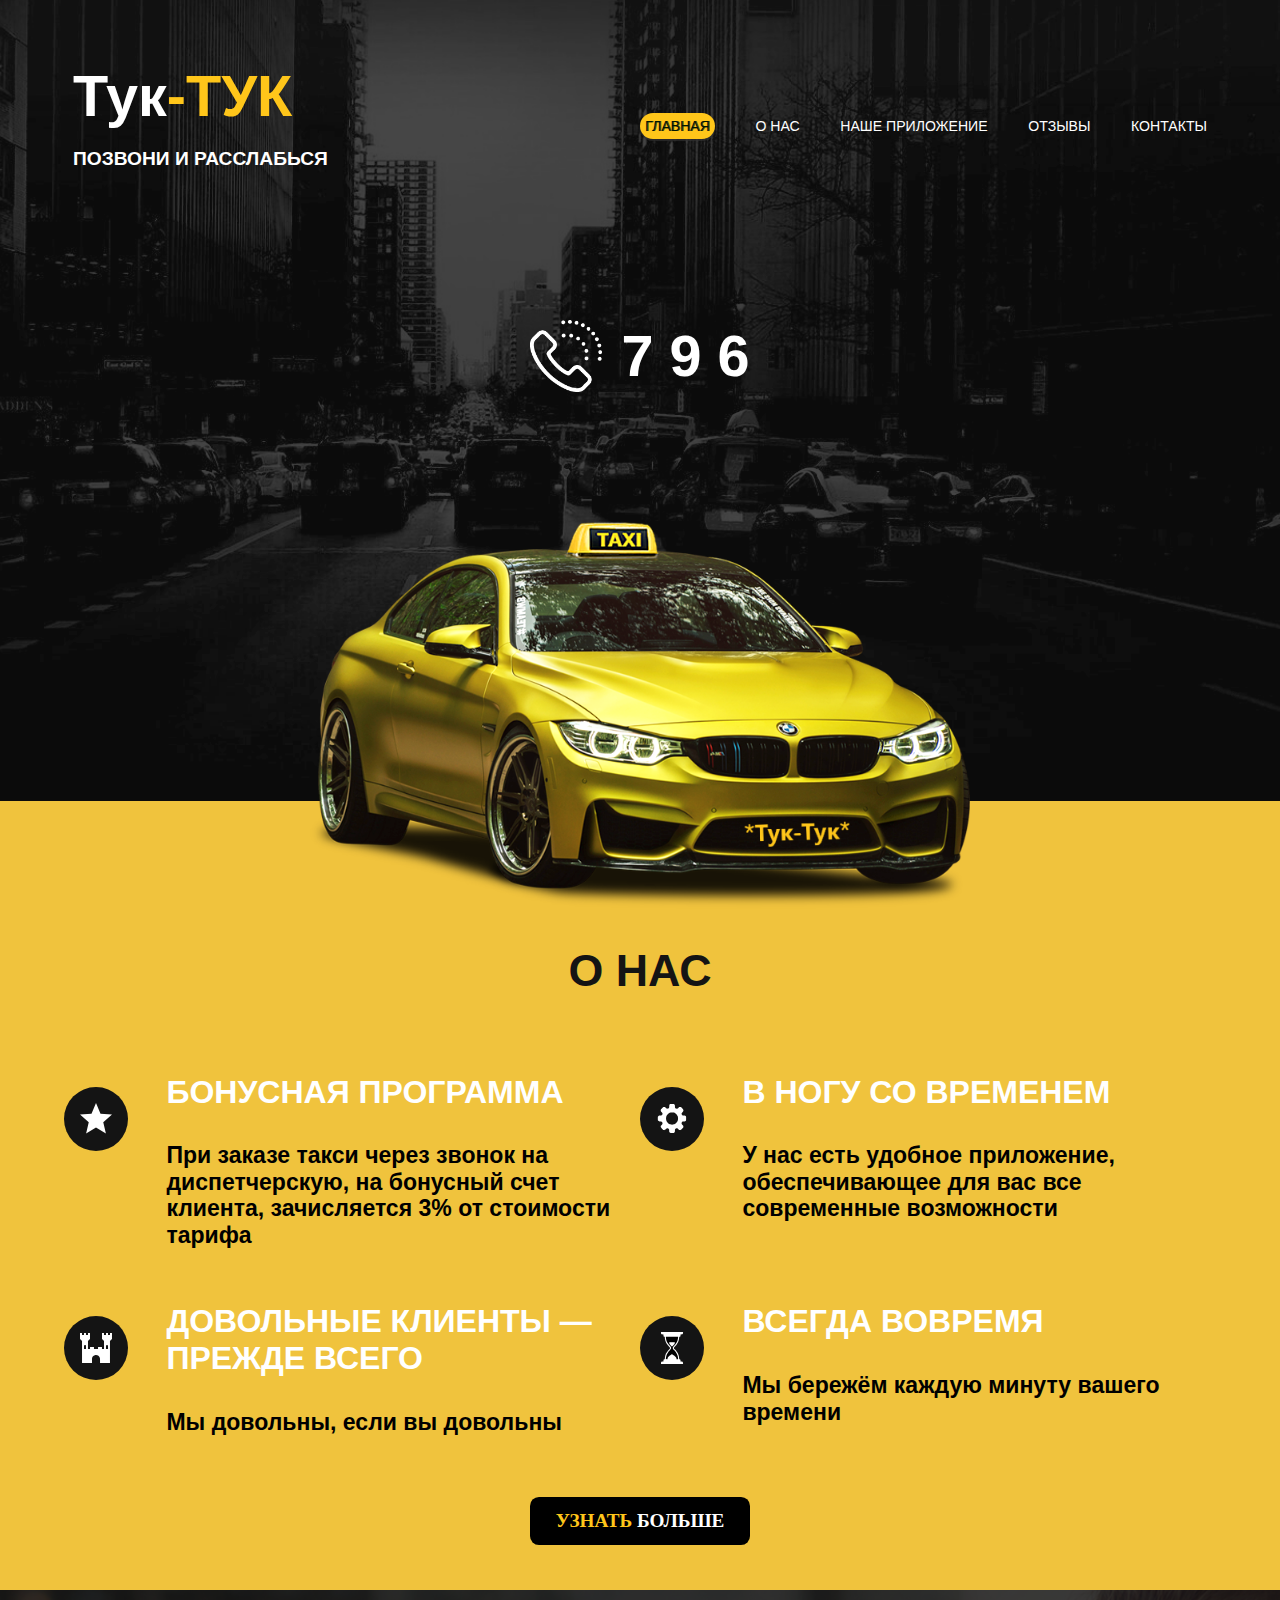
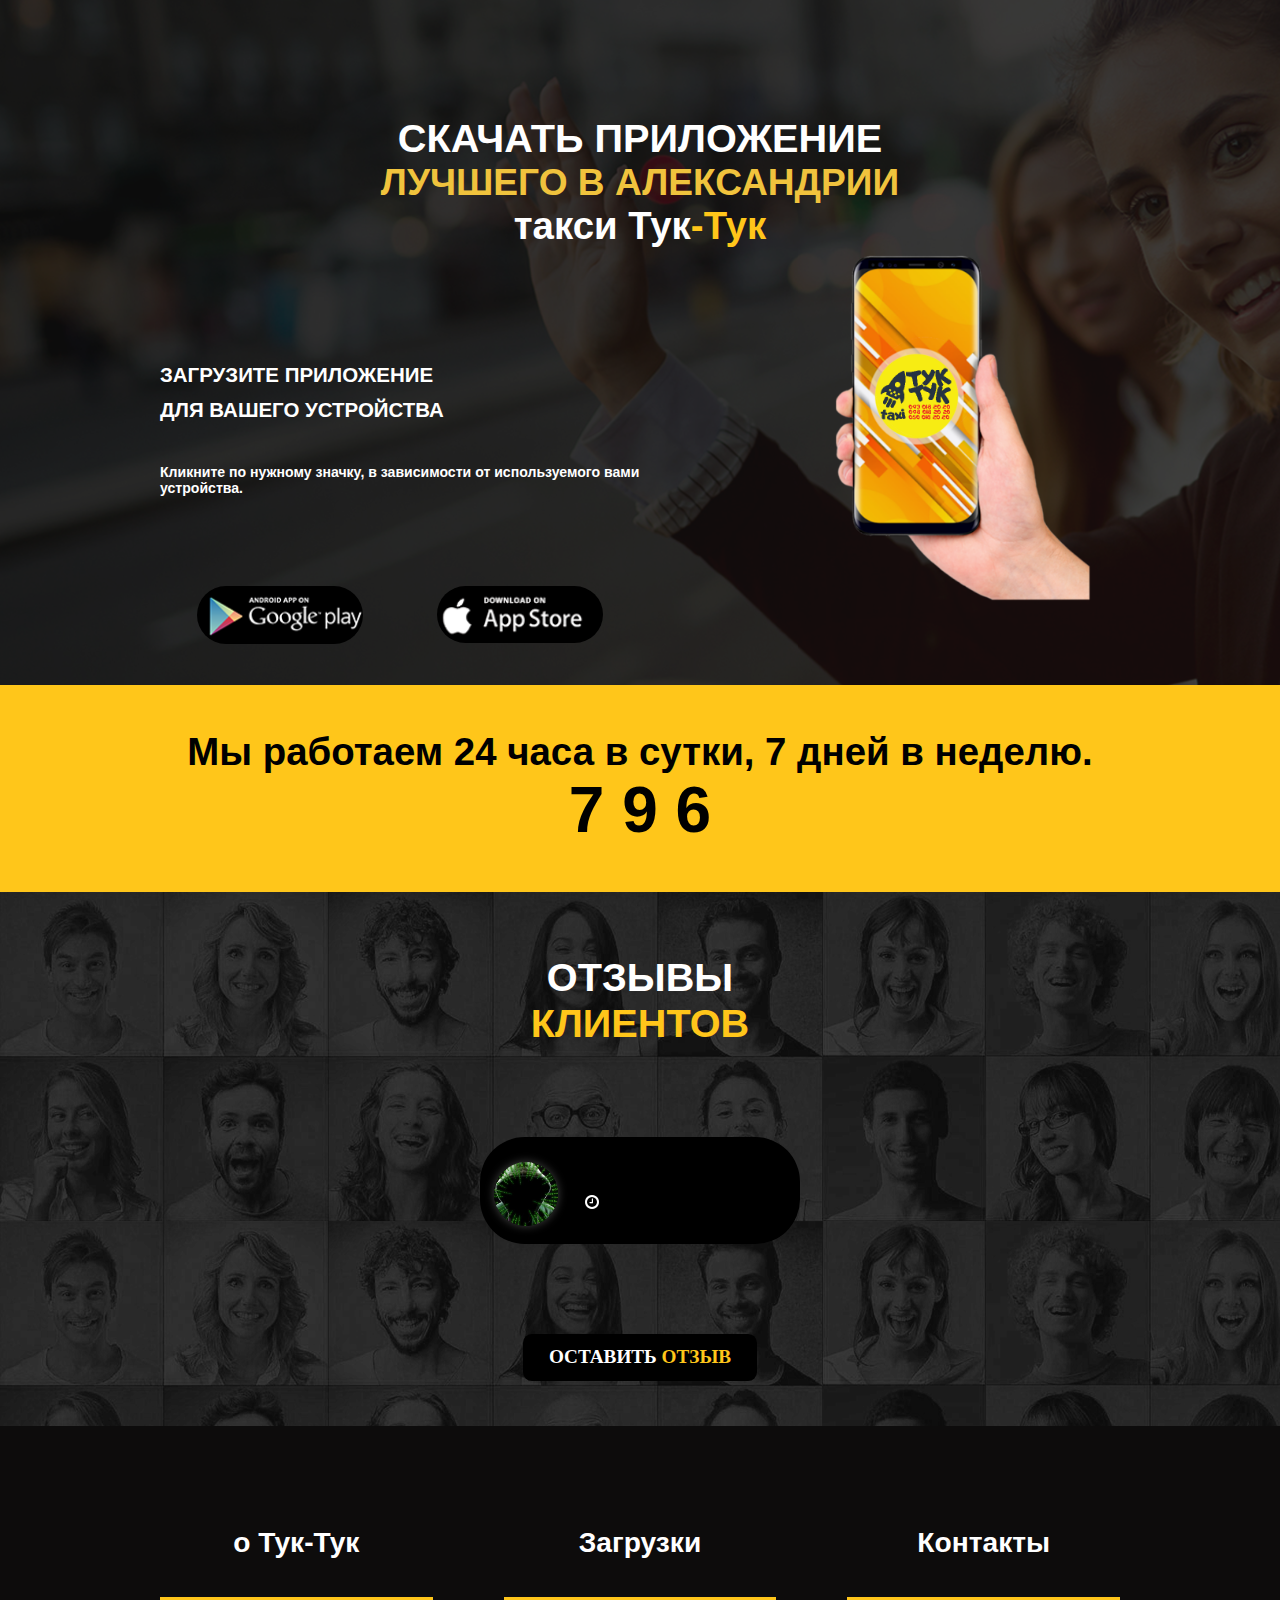
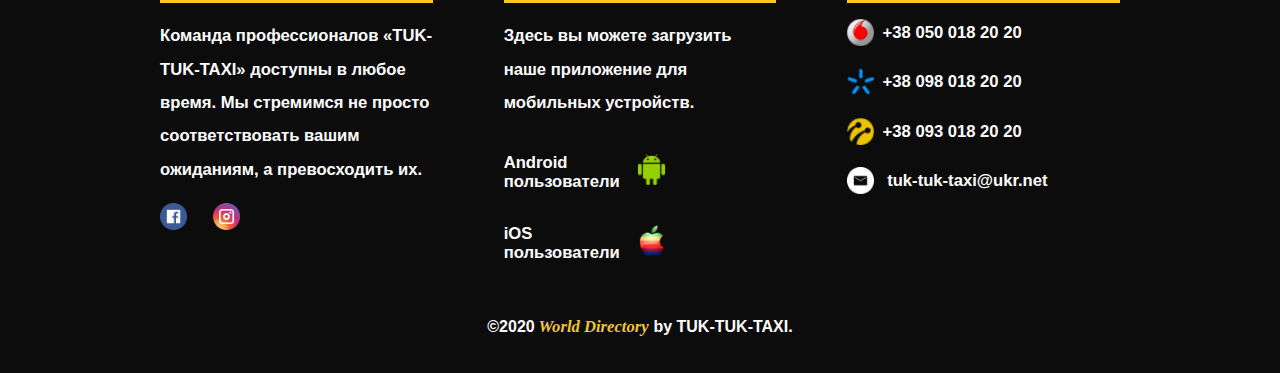
<file: index.html>
<!DOCTYPE html>
<html lang="ru">

<head>
    <meta http-equiv="Content-Type" content="text/html; charset=utf-8">
    <meta name="viewport" content="width=device-width, initial-scale=1.0">
    <meta http-equiv="X-UA-Compatible" content="ie=edge">
    <meta name="keywords" content="Такси Александрия, лучшее такси, александрия такси">
    <meta name="keywords" content="Такси Александрия, лучшее такси, александрия такси, тук тук такси, такси тук-тук">
    <meta name="description"
        content="Такси города Александрия в Кировоградской области. Служба Тук-Тук такси работает круглосуточно. При пользовании услугами службы такси Тук-Тук можно доехать до нужного места в черте города,а так же за его пределами (в ближайших селах). Есть гибкая система скидок и накоплений">
    <title>***Taxi №1***</title>
    <link rel="stylesheet" href="css/normalize_v8.0.1.css" type="text/css" />
    <link rel="stylesheet" href="css/style.css" type="text/css" />
    <link rel="stylesheet" href="css/responsive.css" type="text/css" />
    <link rel="stylesheet" href="css/slick.css" type="text/css" />
    <link rel="stylesheet" href="css/slick-theme.css" type="text/css" />
    <link rel="stylesheet" href="css/font-awesome.min.css" type="text/css" />
    <script src="https://ajax.googleapis.com/ajax/libs/jquery/3.4.1/jquery.min.js"></script>
    <script src="js/control.js"></script>
    <script src="js/slick.min.js"></script>
</head>

<body>
    <div id="header" class="main_flex__nowrap flex__jcontent_between">
        <div id="top_header" class="wrap_header main_flex__nowrap flex__align-items_center">
            <div class="logo">
                <h1>Тук<span class="yellow">-Тук</span></h1>
                <p><span>Позвони и расслабься</span></p>
            </div>
            <nav id="menu" class="main_flex__nowrap flex__jcontent_between">
                <li><a href="#header" class="first_button">Главная</a></li>
                <li><a href="#About">О нас</a></li>
                <li><a href="#function">Наше приложение</a></li>
                <li><a href="#testimonials">Отзывы</a></li>
                <li><a href="#contackt_foot">Контакты</a></li>
            </nav>
        </div>
        <div id="phone_header" class="wrap_header main_flex_column flex__align-content_center">
            <div class="carusel_phone">
                <div class="block_main2 main_flex flex__align-items_center">
                    <img src="img/icons8-звонок-phonelink-64.png" alt="">
                    <a href="tel:796">7 9 6</a>
                </div>
            </div>
            <div class="block_responsiv">
                <a href="tel:796">7 9 6</a>
            </div>
        </div>
        <img src="img/fon_imag_auto.png" alt="Такси Александрия" />
    </div>
    <div id="About" class="main_flex flex__jcontent_center">
        <div class="About_wrap main_flex_column flex__jcontent_between">
            <!-- <h2 class="small">лучший в городе</h2> -->
            <h2>О нас</h2>
            <div class="content main_flex_column">
                <div class="first main_flex flex__jcontent_around">
                    <div class="container1 main_flex__nowrap flex__align-items_start">
                        <div class="i01">
                            <img src="img/star-point_icon-icons.com_68483.svg" alt="" />
                        </div>
                        <div class="text_container">
                            <h3>бонусная программа</h3>
                            <p>
                                При заказе такси через звонок на диспетчерскую, на бонусный
                                счет клиента, зачисляется 3% от стоимости тарифа
                            </p>
                        </div>
                    </div>
                    <div class="container3 main_flex__nowrap flex__align-items_start">
                        <div class="i03">
                            <img src="img/ios7-gear_icon-icons.com_50262.svg" alt="" />
                        </div>
                        <div class="text_container">
                            <h3>В ногу со временем</h3>
                            <p>
                                У нас есть удобное приложение, обеспечивающее для вас все
                                современные возможности
                            </p>
                        </div>
                    </div>
                </div>
                <div class="second main_flex flex__jcontent_around">
                    <div class="container2 main_flex__nowrap flex__align-items_start">
                        <div class="i02">
                            <img src="img/castle-black-shape_icon-icons.com_56738.svg" alt="" />
                        </div>
                        <div class="text_container">
                            <h3>ДОВОЛЬНЫЕ КЛИЕНТЫ — ПРЕЖДЕ ВСЕГО</h3>
                            <p>Мы довольны, если вы довольны</p>
                        </div>
                    </div>
                    <div class="container4 main_flex__nowrap flex__align-items_start">
                        <div class="i04">
                            <img src="img/hourglass_3805.svg" alt="" />
                        </div>
                        <div class="text_container">
                            <h3>всегда вовремя</h3>
                            <p>Мы бережём каждую минуту вашего времени</p>
                        </div>
                    </div>
                </div>
            </div>
            <div class="button_block main_flex__nowrap flex__jcontent_center">
                <button type="submit" class="btn" id="view_all_text">
                    <span class="yellow">Узнать</span> больше
                </button>
            </div>
        </div>
    </div>
    <div id="function">
        <div class="function_title main_flex_column">
            <h2>Скачать приложение</h2>
            <h2 class="title_yellow">лучшего в Александрии</h2>
            <h2>такси Тук<span class="yellow">-Тук</span></h2>
        </div>
        <div class="wrap main_flex__nowrap flex__jcontent_end">
            <div class="text_function">
                <h3>
                    загрузите приложение<br />
                    для вашего устройства
                </h3>
                <p>
                    Кликните по нужному значку, в зависимости от используемого вами
                    устройства.
                </p>
                <div class="app_url main_flex__nowrap flex__jcontent_around">
                    <a href="404.html" target="_self" class="imag_url">
                        <img src="img/Layer_2.png" alt="" />
                    </a>
                    <a href="404.html" target="_self" class="imag_url">
                        <img src="img/Layer_1.png" alt="" />
                    </a>
                </div>
            </div>
            <div id="main">
                <div id="iphone">
                    <div id="webpage">
                        <img src="img/Place_App_Screen_here.png" alt="Web Page" />
                        <div id="retina"></div>
                    </div>
                </div>
            </div>
        </div>
    </div>

    <div id="yellow_phone">
        <h4 class="yellow_phone_title">
            Мы работаем 24 часа в сутки, 7 дней в неделю.
        </h4>
        <p id="more_phone">7 9 6</p>
    </div>

    <div id="testimonials">
        <div class="wrap">
            <div class="testimonials_title main_flex_column flex__align-items_center">
                <h2>отзывы</h2>
                <h2 class="yellow tesmodial_title">Клиентов</h2>
            </div>

            <div id="slide">
                <div class="koment">
                    <div class="conteiner main_flex__nowrap flex__jcontent_center">
                        <div class="container_id main_flex_column flex__align-items_center">
                            <div class="name_id">
                                <p class="name_id"></p>
                            </div>
                            <div class="photo_id main_flex_column flex__align-items_center">
                                <img src="img/1577979108_563_383jpg" alt="">
                            </div>
                        </div>
                        <div class="text_id main_flex_column flex__align-items_center flex__jcontent_center">
                            <p class="message_id"></p>
                            <i class="fa fa-clock-o"></i>
                        </div>
                    </div>
                </div>
            </div>
            <div class="button_block main_flex__nowrap flex__jcontent_center">
                <button type="submit" class="black_btn btn">
                    оставить <span class="yellow">отзыв</span>
                </button>
            </div>
        </div>
    </div>
    <footer id="contackt_foot">
        <div class="wrap main_flex__nowrap flex__jcontent_between">
            <div id="information">
                <h4 class="white">о Тук-Тук</h4>
                <div class="line"></div>
                <p class="description white">
                    Команда профессионалов «TUK-TUK-TAXI» доступны в любое время. Мы
                    стремимся не просто соответствовать вашим ожиданиям, а превосходить
                    их.
                </p>
                <div class="icons_inf main_flex__nowrap">
                    <a href="https://www.facebook.com/tyktyktaxi/" target="_blank"><img src="img/icon_f.png" alt="" />
                    </a>
                    <a href="https://www.instagram.com/tyktyktaxi/?igshid=1e1f9hkuuapjo" target="_blank"><img
                            src="img/icon_i.png" alt="" />
                    </a>
                </div>
            </div>
            <div id="download">
                <h4 class="white">Загрузки</h4>
                <div class="line"></div>
                <p class="description white">
                    Здесь вы можете загрузить наше приложение для мобильных устройств.
                </p>
                <div class="app main_flex__nowrap flex__align-items_center flex__jcontent_between">
                    <p class="white">Android пользователи</p>
                    <a href="404.html" target="_self">
                        <img src="img/icon_Android.png" alt="" />
                    </a>
                </div>
                <div class="app main_flex__nowrap flex__align-items_center flex__jcontent_between">
                    <p class="white">iOS<br />пользователи</p>
                    <a href="404.html" target="_self"><img src="img/icon_apple.png" alt="" /></a>
                </div>
            </div>
            <div id="Contact">
                <h4 class="white">Контакты</h4>
                <div class="line"></div>
                <div class="icons_phon main_flex_column_nw">
                    <a href="tel:+380500182020" class="white main_flex__nowrap">
                        <span title="Vodafone" class="mobo-vodafone-24">&nbsp;+38 050 018 20 20</span>
                    </a>
                    <a href="tel:+380980182020" class="white main_flex__nowrap">
                        <span title="Київстар" class="mobo-kyivstar-24">&nbsp;+38 098 018 20 20</span>
                    </a>
                    <a href="tel:+380930182020" class="white main_flex__nowrap">
                        <span title="Lifecell" class="mobo-lifecell-24">&nbsp;+38 093 018 20 20</span>
                    </a>
                </div>
                <div class="icons_cont main_flex__nowrap flex__align-items_center">
                    <a href="mailto:tuk-tuk-taxi@ukr.net" class="main_flex__nowrap flex__align-items_center">
                        <img src="img/icon_email.png" alt="" />
                        <p class="white">tuk-tuk-taxi@ukr.net</p>
                    </a>
                </div>
            </div>
        </div>
        <div class="copirait main_flex">
            <p>
                ©2020<span class="logo_dm"><a href=""> World Directory</a> </span> by
                TUK-TUK-TAXI.
            </p>
        </div>
    </footer>

    <div id="modal_box">
        <div id="close_modal">
            <svg version="1.1" xmlns="http://www.w3.org/2000/svg" viewBox="0 0 64 64"
                xmlns:xlink="http://www.w3.org/1999/xlink" enable-background="new 0 0 64 64">
                <g>
                    <path d="M28.941,31.786L0.613,60.114c-0.787,0.787-0.787,2.062,0,2.849c0.393,
              0.394,0.909,0.59,1.424,0.59   c0.516,0,1.031-0.196,1.424-0.59l28.541-28.541l28.541,
              28.541c0.394,0.394,0.909,0.59,1.424,0.59c0.515,0,1.031-0.196,1.424-0.59
              c0.787-0.787,0.787-2.062,0-2.849L35.064,31.786L63.41,3.438c0.787-0.787,0.787-2.062,
              0-2.849c-0.787-0.786-2.062-0.786-2.848,0   L32.003,29.15L3.441,0.59c-0.787-0.786-2.061-0.786-2.848,
              0c-0.787,0.787-0.787,2.062,0,2.849L28.941,31.786z" />
                </g>
            </svg>
        </div>

        <div class="login_box main_flex flex__jcontent_center flex__align-items_center">
            <form action="" method="post" class="main_flex_column_nw flex__jcontent_center flex__align-items_center">
                <div class="login_label">
                    Оставить отзыв
                </div>
                <div class="input">
                    <textarea rows="5" name="message" maxlength="165" placeholder="Введите сообщение"></textarea>
                </div>
                <div class="input">
                    <button type="submit" name="send" class="btn1 send" id="comment-add">
                        отправить отзыв
                    </button>
                </div>
            </form>
            <div class="form">
                <span class="yellow">Что бы</span> оставить <span class="yellow">отзыв</span> введите <span
                    class="yellow">сообщение</span>
            </div>
        </div>
    </div>
    <div id="black_fill"></div>

</body>

</html>
</file>
<file: css/style.css>
@font-face {
  font-family: "Lato";
  src: url("../fonts/Lato-Bold.eot");
  src: url("../fonts/Lato-Bold.eot?#iefix") format("embedded-opentype"),
    url("../fonts/Lato-Bold.woff2") format("woff2"),
    url("../fonts/Lato-Bold.woff") format("woff"),
    url("../fonts/Lato-Bold.ttf") format("truetype"),
    url("../fonts/Lato-Bold.svg#Lato-Bold") format("svg");
  font-weight: bold;
  font-style: normal;
}

*/ a,
a:hover,
button,
button:hover,
.anime {
  -moz-transition: all 200ms linear;
  -ms-transition: all 200ms linear;
  -o-transition: all 200ms linear;
  -webkit-transition: all 200ms linear;
  transition: all 200ms linear;
  cursor: pointer;
}
a {
  text-decoration: none;
}
/*Flex Framework*/
.main_flex {
  display: flex;
  display: -webkit-flex;
  -webkit-flex-flow: row wrap;
  flex-flow: row wrap;
}

.main_flex__nowrap {
  display: flex;
  display: -webkit-flex;
  -webkit-flex-flow: row nowrap;
  flex-flow: row nowrap;
}

.main_flex_column {
  display: flex;
  display: -webkit-flex;
  -webkit-flex-flow: column wrap;
  flex-flow: column wrap;
}
.main_flex_column_nw {
  display: flex;
  display: -webkit-flex;
  -webkit-flex-flow: column nowrap;
  flex-flow: column nowrap;
}
.flex__auto {
  flex: auto;
  -webkit-flex: auto;
  -ms-flex: auto;
}

.flex__jcontent_between {
  justify-content: space-between;
  -webkit-justify-content: space-between;
}

.flex__jcontent_start {
  justify-content: flex-start;
  -webkit-justify-content: flex-start;
}

.flex__jcontent_end {
  justify-content: flex-end;
  -webkit-justify-content: flex-end;
}

.flex__jcontent_center {
  justify-content: center;
  -webkit-justify-content: center;
}

.flex__jcontent_around {
  justify-content: space-around;
  -webkit-justify-content: space-around;
}

.flex__align-items_start {
  align-items: flex-start;
  -webkit-align-items: flex-start;
}

.flex__align-items_end {
  align-items: flex-end;
  -webkit-align-items: flex-end;
}

.flex__align-items_baseline {
  align-items: baseline;
  -webkit-align-items: baseline;
}

.flex__align-items_stretch {
  align-items: stretch;
  -webkit-align-items: stretch;
}

.flex__align-items_center {
  align-items: center;
  -webkit-align-items: center;
}

.flex__align-content_flex-start {
  align-content: flex-start;
  -webkit-align-content: flex-start;
}

.flex__align-content_flex-end {
  align-content: flex-end;
  -webkit-align-content: flex-end;
}

.flex__align-content_space-between {
  align-content: space-between;
  -webkit-align-content: space-between;
}

.flex__align-content_center {
  align-content: center;
  -webkit-align-content: center;
}

.flex__align-content_space-around {
  align-content: space-around;
  -webkit-align-content: space-around;
}

.flex__align-content_stretch {
  align-content: stretch;
  -webkit-align-content: stretch;
}

.flex__flex-grow_01 {
  flex-grow: 1;
  -webkit-flex-grow: 1;
}

.flex__flex-grow_02 {
  flex-grow: 2;
  -webkit-flex-grow: 2;
}

.flex__flex-grow_03 {
  flex-grow: 3;
  -webkit-flex-grow: 3;
}

.flex__flex-grow_04 {
  flex-grow: 4;
  -webkit-flex-grow: 4;
}

/* Начало общих стилей */
body {
  /* font-family: lato, sans-serif; */
  font-family: "Lato - Bold", sans-serif;
  /* font-style: normal; */
  font-weight: 900;
}
.wrap_header {
  width: 88.6vw;
  margin: 0 auto;
  position: relative;
}
.wrap {
  width: 75vw;
  margin: 0 auto;
  position: relative;
}
.yellow {
  color: #ffc61a;
}
.white {
  color: white;
}
.btn {
  text-transform: uppercase;
  border-radius: 0.7vw;
  border: none;
  font-family: "Bebas Neue Bold";
  margin: auto;
  margin-bottom: 5vh;
  background-color: black;
  font-size: 1.5vw;
  padding: 1vw 2vw 1vw 2vw;
  color: #ffffff;
  font-weight: 700;
}
.btn:hover {
  background: rgba(74, 74, 74, 1);
  background: -moz-linear-gradient(
    top,
    rgba(74, 74, 74, 1) 0%,
    rgba(87, 87, 87, 1) 12%,
    rgba(97, 97, 97, 1) 17%,
    rgba(41, 41, 41, 1) 30%,
    rgba(69, 69, 69, 1) 39%,
    rgba(0, 0, 0, 1) 51%,
    rgba(18, 18, 18, 1) 75%,
    rgba(41, 41, 41, 1) 76%,
    rgba(28, 28, 28, 1) 81%,
    rgba(0, 0, 0, 1) 95%,
    rgba(0, 0, 0, 1) 97%,
    rgba(0, 0, 0, 1) 100%
  );
  background: -webkit-gradient(
    left top,
    left bottom,
    color-stop(0%, rgba(74, 74, 74, 1)),
    color-stop(12%, rgba(87, 87, 87, 1)),
    color-stop(17%, rgba(97, 97, 97, 1)),
    color-stop(30%, rgba(41, 41, 41, 1)),
    color-stop(39%, rgba(69, 69, 69, 1)),
    color-stop(51%, rgba(0, 0, 0, 1)),
    color-stop(75%, rgba(18, 18, 18, 1)),
    color-stop(76%, rgba(41, 41, 41, 1)),
    color-stop(81%, rgba(28, 28, 28, 1)),
    color-stop(95%, rgba(0, 0, 0, 1)),
    color-stop(97%, rgba(0, 0, 0, 1)),
    color-stop(100%, rgba(0, 0, 0, 1))
  );
  background: -webkit-linear-gradient(
    top,
    rgba(74, 74, 74, 1) 0%,
    rgba(87, 87, 87, 1) 12%,
    rgba(97, 97, 97, 1) 17%,
    rgba(41, 41, 41, 1) 30%,
    rgba(69, 69, 69, 1) 39%,
    rgba(0, 0, 0, 1) 51%,
    rgba(18, 18, 18, 1) 75%,
    rgba(41, 41, 41, 1) 76%,
    rgba(28, 28, 28, 1) 81%,
    rgba(0, 0, 0, 1) 95%,
    rgba(0, 0, 0, 1) 97%,
    rgba(0, 0, 0, 1) 100%
  );
  background: -o-linear-gradient(
    top,
    rgba(74, 74, 74, 1) 0%,
    rgba(87, 87, 87, 1) 12%,
    rgba(97, 97, 97, 1) 17%,
    rgba(41, 41, 41, 1) 30%,
    rgba(69, 69, 69, 1) 39%,
    rgba(0, 0, 0, 1) 51%,
    rgba(18, 18, 18, 1) 75%,
    rgba(41, 41, 41, 1) 76%,
    rgba(28, 28, 28, 1) 81%,
    rgba(0, 0, 0, 1) 95%,
    rgba(0, 0, 0, 1) 97%,
    rgba(0, 0, 0, 1) 100%
  );
  background: -ms-linear-gradient(
    top,
    rgba(74, 74, 74, 1) 0%,
    rgba(87, 87, 87, 1) 12%,
    rgba(97, 97, 97, 1) 17%,
    rgba(41, 41, 41, 1) 30%,
    rgba(69, 69, 69, 1) 39%,
    rgba(0, 0, 0, 1) 51%,
    rgba(18, 18, 18, 1) 75%,
    rgba(41, 41, 41, 1) 76%,
    rgba(28, 28, 28, 1) 81%,
    rgba(0, 0, 0, 1) 95%,
    rgba(0, 0, 0, 1) 97%,
    rgba(0, 0, 0, 1) 100%
  );
  background: linear-gradient(
    to bottom,
    rgba(74, 74, 74, 1) 0%,
    rgba(87, 87, 87, 1) 12%,
    rgba(97, 97, 97, 1) 17%,
    rgba(41, 41, 41, 1) 30%,
    rgba(69, 69, 69, 1) 39%,
    rgba(0, 0, 0, 1) 51%,
    rgba(18, 18, 18, 1) 75%,
    rgba(41, 41, 41, 1) 76%,
    rgba(28, 28, 28, 1) 81%,
    rgba(0, 0, 0, 1) 95%,
    rgba(0, 0, 0, 1) 97%,
    rgba(0, 0, 0, 1) 100%
  );
  filter: progid:DXImageTransform.Microsoft.gradient( startColorstr='#4a4a4a', endColorstr='#000000', GradientType=0 );
}
.logo_tuk-tuk {
  display: none;
}
/* Конец общих стилей */

/* Начало стилей для Header */
#header {
  width: 100%;
  height: 82vh;
  flex-direction: column;
  background: url(../img/fon_header.png), url(../img/fon_header_black.svg);
  background-size: cover;
  background-repeat: no-repeat;
  background-position: center;
  padding-top: 7vh;
}
.prof_panel {
  margin-top: -5vh;
  color: #fff;
}
.prof_panel a, .panel {
color: #fff;
margin-right: 2vw;
}
.logo {
  width: 50%;
  color: #fff;
  cursor: pointer;
}

.logo h1 {
  margin-bottom: 0 !important;
  margin-top: 0 !important;
  font-size: 4.5vw;
}
.logo p {
  font-size: 1.5vw;
}
.logo span {
  text-transform: uppercase;
}

#menu {
  width: 50%;
  font-size: 1.1vw;
  font-weight: 500;
  text-transform: uppercase;
}

nav li {
  list-style: none;
}

nav a {
  color: #fff;
}

.first_button {
  color: rgb(0, 22, 0);
  font-size: 1.1vw;
  padding: 0.4vw;
  text-shadow: 1px 0px 0px rgba(30, 30, 30, 0.8);
  -webkit-border-radius: 2.5vw;
  -moz-border-radius: 2.5vw;
  border-radius: 2.5vw;
  background: rgb(210, 72, 20);
  background: -moz-linear-gradient(
    90deg,
    rgb(210, 72, 20) 0%,
    rgb(255, 198, 26) 0%
  );
  background: -webkit-linear-gradient(
    90deg,
    rgb(210, 72, 20) 0%,
    rgb(255, 198, 26) 0%
  );
  background: -o-linear-gradient(
    90deg,
    rgb(210, 72, 20) 0%,
    rgb(255, 198, 26) 0%
  );
  background: -ms-linear-gradient(
    90deg,
    rgb(210, 72, 20) 0%,
    rgb(255, 198, 26) 0%
  );
  background: linear-gradient(0deg, rgb(210, 72, 20) 0%, rgb(255, 198, 26) 0%);
  -webkit-box-shadow: 0px 2px 1px rgba(50, 50, 50, 0.75);
  -moz-box-shadow: 0px 2px 1px rgba(50, 50, 50, 0.75);
  box-shadow: 0px 2px 1px rgba(50, 50, 50, 0.75);
}
#phone_header {
  position: relative;
  font-size: 4.5vw;
  text-decoration: none;
  cursor: pointer;
}
#phone_header a {
  color: #fff;
}
#phone_header p {
  margin: 1.56vh 0 1.5vh 0;
}
.block_responsiv {
  display: none;
}

#header img {
  width: 51.6vw;
  height: auto;
  margin: 0 auto;
  margin-bottom: -12vh;
}
#header .block_main2 img {
  height: 8vh;
  width: auto;
  margin: 0;
  margin-right: 1.5vw;
}
/* Конец стилей для Header */

/* Начало стилей прилипающего меню */
.FixedNav {
  position: fixed;
  top: 0;
  opacity: 0.7;
  background-color: #fff;
  left: 0;
  color: rgb(0, 22, 0);
  width: 100%;
  height: 5vh;
  z-index: 10;
  transition: 0.25s ease-in-out;
  padding: 1vw 6vw 0 6vw;
}

.FixedNav .logo {
  width: 50%;
  color: rgb(0, 22, 0);
  margin-bottom: 1vw;
}

.FixedNav .logo h1 {
  font-size: 2.5vw;
}

.FixedNav .logo p {
  display: none;
}

.FixedNav:hover {
  opacity: 1;
}

.FixedNav a {
  color: #030303 !important;
}

.FixedNav nav {
  height: inherit;
  position: relative;
  right: 13vw;
}
/* Конец стилей прилипающего меню */
/* Начало стилей About */
#About {
  background-color: #f0c33d;
  padding-top: 16vh;
}
.About_wrap {
  width: 90%;
}
#About h2 {
  margin: auto;
  font-size: 3.5vw;
  text-transform: uppercase;
  color: rgb(20, 20, 20);
  margin-bottom: 5vh;
  font-weight: 900;
}
.main {
  font-size: 3.1vw;
  margin-bottom: 5vw;
  color: #fcf7f7;
}
.small {
  font-size: 2.2vw;
}
.text_container h3 {
  font-size: 2.5vw;
  text-transform: uppercase;
  color: #ffffff;
}
.text_container p {
  font-size: 1.8vw;
}
.container1, .container2, .container3, .container4, .container5, .container6, .container7, .container8 {
  width: 50%;
}

.first img,
.second img,
.third img,
.fourth img {
  width: 2.5vw;
  margin: auto;
}
.i01,
.i02,
.i03,
.i04,
.i05,
.i06,
.i07,
.i08 {
  width: 5vw;
  height: 5vw;
  background-color: rgb(20, 20, 20);
  border-radius: 100%;
  display: flex;
  margin-right: 3vw;
  flex-shrink: 0;
  margin-top: 5vh;
}
.i03 img, .i06 img {
  width: 3vw;
}
.i05 img {
  width: 4vw;
}
.content {
  margin-bottom: 3vw;
}
.text_now {
  font-size: 4vw;
  margin: 0 auto;
  margin-top: 8vh;
  font-weight: 700;
}
/* Конец стилей About */

/* Начало стилей Function */
#function {
  background: url(../img/PLace_BG_image.svg), url(../img/fon_header_black.svg);
  background-size: cover;
  padding-top: 14vh;
}
.function_title h2 {
  color: white;
  font-size: 3.1vw;
  text-transform: uppercase;
  margin: 0 auto 0 auto;
}
.function_title .title_yellow {
  color: #f0c33d;
  font-size: 2.9vw;
  /* margin-top: 0; */
}
.function_title h2:nth-child(3) {
  font-size: 3vw;
  text-transform: unset;
}
.function_title {
  margin-bottom: 10vh;
}
.button_block .btn {
  text-align: center;
}
.text_function p {
  margin-bottom: 10vh;
  color: white;
  font-size: 1.1vw;
}

.text_function h3 {
  margin-bottom: 4vh;
  color: white;
  text-transform: uppercase;
  line-height: 170%;
  font-size: 1.6vw;
}
.text_function,
.imag_function {
  width: 50%;
  padding-bottom: 4vh;
}
.app_url {
  width: 100%;
}

.imag_url img {
  border-radius: 3vw;
  width: 13vw;
}
.imag_function {
  display: none;
}

/* Начало стилей для ЛУПЫ */
#iphone{
	/* The iphone frame div */
	width: 100%;
  height: auto;
	position:relative;
}

#webpage{
	/* Contains the webpage screenshot */
  width: 20vw;
  height:auto;
	position:absolute;
	top:50%;
	left:50%;
	margin:-12vh 0 0 -5vh;
}
#webpage img {
  width: 20vw;
  height: auto;
}
#retina{
	/* The Retina effect */
	background:url('../img/Place_App_Screen_here.png') no-repeat center center;
	border:2px solid white;

	/* Positioned absolutely, so we can move it around */
	position:absolute;
	height:150px;
	width:150px;

	/* Hidden by default */
	display:none;

	/* A blank cursor, notice the default fallback */
	cursor:url('../img/blank.cur'),default;
	
	/* CSS3 Box Shadow */
	-moz-box-shadow:0 0 5px #777, 0 0 10px #aaa inset;
	-webkit-box-shadow:0 0 5px #777;
	box-shadow:0 0 5px #777, 0 0 10px #aaa inset;
	
	/* CSS3 rounded corners */
	-moz-border-radius:5.6vw;
	-webkit-border-radius:5.6vw;
	border-radius:5.6vw;
}

#retina.chrome{
	/* A special chrome version of the cursor */
	cursor:url('../img/blank_google_chrome.cur'),default;
}

#main{
	/* The main div */
	margin:2.5vh auto;
	position:relative;
  width:20vw;
  height: auto;
}
/* Конец стилей для ЛУПЫ */
/* Конец стилей Function */

/* Начало стилей Yellow_phone */
#yellow_phone {
  background-color: #ffc61a;
  padding: 5vh 0 5vh 0;
}

#yellow_phone h4 {
  font-size: 3vw;
  text-align: center;
  margin: 0;
}

#yellow_phone p {
  font-size: 5vw;
  text-align: center;
  margin: 0;
  cursor: pointer;
}
.more_phone {
  font-size: 5vw;
  margin-top: 1.5vh;
}
.more_phone a {
  color: black;
  margin-bottom: 1.2vh;
}
.more_phone a:nth-child(3) {
  margin-bottom: 0;
}
/* Конец стилей Yellow_phone */

/* Начало стилей testimonials */
#testimonials {
  background: url(../img/Layer_3_copy.svg), url(../img/fon_header_black.svg);
  /* background-size: cover; */
  padding: 7vh 0 0vh 0;
}
#testimonials .testimonials_title {
  color: white;
  text-transform: uppercase;
  padding-bottom: 10vh;
}
.testimonials_title h2 {
  margin: 0;
  font-size: 3.1vw;
}
#slide {
  margin-bottom: 10vh;
}
.koment {
  width: 27vw;
  background-color: black;
  border-radius: 3.5vw;
  padding-top: 1vh;
  padding-bottom: 2vh;
  height: 20vh;
}
.container_id {
  margin-right: 1vw;
  width: 30%;
}
.photo_id {
  border-radius: 6vw;
  box-shadow: 0 0 10px #444;
  overflow: hidden;
  align-self: center;
}
.photo_id img {
  height: 5vw;
  width: auto;
}
.name_id {
  color: #ffc61a;
}
.fa, .message_id {
  color: #fff;
  align-self: flex-start;
}

.text_id {
  width: 70%;
}

.tesmodial_title {
  margin-top: 0.5vh;
}
.form {
  color: #fff;
  font-size: 1.5vw;
}
/* Конец стилей testimonials */

/* Начало стилей footer */
footer {
  background-color: #0d0c0c;
  padding: 7vh 0 0vh 0;
}
.line {
  background-color: #ffc61a;
  height: 0.7vh;
  width: 100%;
}
.logo_dm {
  font-family: "TT Limes Slab";
  font-style: italic;
  font-size: 1.5vw;
  color: #f0ec29;
}
#information,
#download,
#Contact {
  width: 21.3vw;
  font-size: 1.3vw;
}

#Contact .line {
  margin-bottom: 16px;
}
#Contact .icons_phon {
  line-height: 2;
}
.icons_cont img {
  height: 3vh;
  width: auto;
  margin-right: 1vw;
}
.icons_cont p {
  margin: 0;
}
footer h4 {
  text-align: center;
  font-size: 2.2vw;
}
.icons_inf img {
  height: 3vh;
  width: auto;
  margin-right: 2vw;
}
.description,
.icons_phon {
  font-size: 1.3vw;
  line-height: 2;
}
.app {
  width: 60%;
}
.copirait {
  background-color: #0d0c0c;
  color: #ffffff;
  padding: 4vh 0 4vh 0;
}
.copirait p {
  margin: auto;
}
.copirait a {
  color: #f0c33d;
  font-size: 1.3vw;
}
.app img {
  height: 3.5vh;
  width: auto;
}
.app p {
  font-size: 1.3vw;
}
/* Конец стилей footer */

/* Начало стилей для формы отправки коментария */
#black_fill {
  width: 100%;
  height: 100vh;
  position: fixed;
  top: 0;
  left: 0;
  z-index: 50;
  background-color: rgba(0, 0, 0, 0.8);
}
#modal_box {
  position: fixed;
  top: 20vh;
  width: 50%;
  left: calc(50% - 25vw);
  z-index: 51;
}
#close_modal {
  width: 2vw;
  height: 2vw;
  fill: #fff;
  position: absolute;
  top: -3vw;
  right: -4vw;
  cursor: pointer;
}
.login_box {
  width: 100%;
  height: 40vh;
  background-color: rgba(0, 0, 0, 0.774);
  border-radius: 4vw;
}
.login_box form {
  padding: 32px;
  background-color: rgba(0, 0, 0, 0.9);
  color: #fff;
  border-radius: 10px;
  width: 100%;
  height: 100%;
}
.form a {
  color: #ffc61a;
}
.login_label {
  text-align: center;
  margin-bottom: 16px;
  font-size: 22px;
}
.input {
  width: 100%;
  margin-bottom: 16px;
  text-align: center;
}
.input textarea {
  height: 15vh;
  width: 60%;
  border-radius: 16px;
  background-color: rgba(195, 195, 195, 1.00);
  transition: all 35ms linear;
  border: none;
  text-align: center;
}
.input button {
  width: 30%;
}
.input textarea:focus {
  transform: scale(1.05);
  outline: rgba(255, 162, 84, 1.00);
  background-color: #fff;
  transition: all 35ms linear;
}
.input button:hover {
  transition: all 35ms linear;
  transform: scale(1.05);
}
.btn1 {
  border: none;
  cursor: pointer;
}
.send {
  background-color: rgba(244, 115, 41, 1.00);
  color: #fff;
  height: 32px;
  border-radius: 16px;
  width: 80%;
  transition: all 35ms linear;
}
/* Конец стилей для формы отправки коментария */
/* Начало стилей иконок мобильных операторов */
[class*="mobo-"] {
  text-indent: 5px;
  background-position: 0 0;
  background-repeat: no-repeat;
  display: inline-block;
  display: inline;
  zoom: 1;
  vertical-align: middle;
  margin-right: 1px;
}
/*Vodafone*/
.mobo-vodafone-24 {
  background-image: url([data-uri]);
}

/*Київстар*/
.mobo-kyivstar-24 {
  background-image: url([data-uri]);
}

/*Lifecell*/
.mobo-lifecell-24 {
  background-image: url([data-uri]);
}
.mobo-vodafone-24, .mobo-kyivstar-24, .mobo-lifecell-24 {
  background-size: contain;
  background-repeat: no-repeat;
  line-height: 3vh;
  padding-left: 2vw;
  margin-bottom: 2.5vh;
/* Конец стилей иконок мобильных операторов */
</file>
<file: css/responsive.css>
@media only screen and (min-device-width: 320px) and (max-device-width: 480px),
  @media only screen and (max-width: 320px),
  @media only screen and (min-device-width: 760px) and (max-device-width: 1024px) {
  /* Стили для Header
*/
  #header {
    height: 86vh;
  }
  #menu {
    position: absolute;
    top: 75vh;
    width: 100%;
    font-size: 2.5vw;
  }
  .first_button {
    font-size: 2.5vw;
  }
  .logo {
    width: 100%;
    display: flex;
    flex-direction: column;
    align-items: center;
  }
  .logo h1 {
    font-size: 10vw !important;
  }
  .logo p {
    font-size: 5vw !important;
  }
  #phone_header {
    font-size: 6.5vw;
    color: #fff;
    top: 10vh;
    width: 70%;
  }
  .carusel_phone {
    display: none;
  }
  #header img {
    margin: auto;
    width: 75vw;
  }
  .block_responsiv {
    display: block;
  }
  .button_about {
    margin: 0 auto;
  }
  .column_form input {
    height: 2vh;
    font-size: 0.7vw;
    margin-top: 2.5vh;
    font-size: 1.1vw;
  }
  .logo_tuk-tuk {
    display: block;
  } /* Стили для прилипающего
меню */
  .FixedNav .logo h1,
  .FixedNav .logo p {
    display: none;
  }
  .FixedNav #menu {
    top: 0;
    width: 100%;
    font-size: 2.5vw;
    width: 100%;
    font-weight: 900;
    display: flex;
    flex-direction: row;
    justify-content: space-around;
    align-items:  center;
    margin-right: -12vw;
  }
  .FixedNav {
    height: 8vh;
    background-color: rgb(184, 184, 184);
    padding: 0 0 0 0;
  }
  .Fixedheader {
    height: 60vh;
  } /* Стили для диалогового окна коментарриев */
  #content_modal {
    font-size: 2.5vw;
  }
  #content_modal form input {
    font-size: 2.5vw;
  }
  textarea {
    margin-bottom: 2vh;
  }
  .avatar {
    padding-top: 2vh;
  }
  #content_modal button {
    font-size: 2.5vw;
  }
  #modal_box {
    width: 50%;
    left: calc(50% - 30vw);
    z-index: 51;
  } /* Стили для Abaut */
  #About {
    padding-top: 4vh;
  }
  #About h2 {
    font-size: 5.5vw;
  }
  #About .wrap {
    display: flex;
    flex-direction: column;
  }
  .content {
    flex-direction: column;
  }
  .content .left,
  .content .right {
    width: 100%;
  }
  .text_container h3 {
    font-size: 3vw;
  }
  .i01,
  .i02,
  .i03,
  .i04 {
    width: 8vw;
    height: 8vw;
    align-self: flex-start;
    margin-top: 1.8vh;
  }
  .text_container p {
    font-size: 3vw;
  }
  .i01 img,
  .i02 img,
  .i03 img,
  .i04 img {
    height: 3.8vw;
    width: auto;
  }
  .button_about {
    margin-top: 2vh;
  }
  .text_now {
    font-size: 4vw;
    margin: 4vh 0 4vh 0;
    font-weight: 700;
    text-align: center;
  }
  .btn {
    font-size: 3.5vw;
  } /* Стили для Function */
  #function {
    padding-top: 5vh;
  }
  .function_title {
    margin-bottom: 5vh;
  }
  .function_title h2 {
    font-size: 4.2vw;
  }
  .text_function h3 {
    margin-bottom: 4vh;
    font-size: 2vw;
  }
  .text_function p {
    margin-bottom: 3vh;
    font-size: 2.1vw;
  }
  .text_function {
    width: 60%;
  }
  .app_url {
    display: flex;
    display: -webkit-flex;
    justify-content: space-between;
    -webkit-justify-content: space-between;
  }
  .app_url a img {
    width: 100%;
    margin-bottom: 2vh;
  } 
  .app_url a:nth-child(1) {
    padding-right: 3vw;
  }
  /* Стили для Tesmodial */
  #testimonials {
    padding: 5vh 0 2vh 0;
  }
  #testimonials .testimonials_title {
    padding-bottom: 5vh;
    text-transform: uppercase;
  }
  .testimonials_title h2 {
    font-size: 4.2vw;
  }
  #slide {
    margin-bottom: 4vh;
  }
  .photo_id {
    border-radius: 8vw;
  }
  .photo_id img {
    height: 15vw;
  }
.koment {
  border-radius: 10vw;
  font-size: 3vw;
}
   #yellow_phone {
    padding: 3vh 0 3vh 0;
  }
  #yellow_phone h4 {
    font-size: 4vw;
    margin-bottom: 2vh;
  }
  footer {
    padding-top: 4vh;
  }
  footer p {
    font-size: 1.9vw;
  }
  #Contact .icons_cont span {
    margin-bottom: 1.5vh;
  }
  .icons_inf img,
  .icons_cont img,
  .app img {
    height: 2vh;
  }
  .copirait p {
    font-size: 2.3vw;
  }
  .copirait a {
    font-size: 2.5vw;
  }
  .copirait p {
    font-size: 2.2vw;
  }
  .app p {
    font-size: 1.8vw;
  }
  #Contact .icons_cont span {
    font-size: 2vw;
  }
.prof_panel {
  justify-content: space-around;
  font-size: 2.8vw;
  margin-bottom: 4vh;
}
#main {
  display: block;
}
#webpage{
	margin:-3vh 0 0 -5vh;
}
#webpage img {
  width: 30vw;
}
#modal_box {
  width: 80%;
  left: calc(80% - 70vw);
}
.login_box {
  height: 50vh;
}
.login_box form .input textarea {
  width: 90%;
  height: 20vh;
}
.login_box form .input button {
  width: auto;
  height: 7vh;
}
.form {
  display: flex;
  flex-wrap: wrap;
  justify-content: center;
  font-size: 3.5vw;
  line-height: 190%;
}
.form a {
  margin: 0 1vw 0 1vw;
}
.description,
.icons_phon {
  font-size: 1.9vw;
}
.mobo-vodafone-24, .mobo-kyivstar-24, .mobo-lifecell-24 {
    
    background-repeat: no-repeat;
    line-height: 1.9vh;
    padding-left: 1vw;
    margin-bottom: 1vh;
}
#contackt_foot .wrap {
  width: 80%;
}
#information,
#download,
#Contact {
  width: 23.5vw;
}
.i01,
.i02,
.i03,
.i04,
.i05,
.i06,
.i07,
.i08 {
  width: 8vw;
  height: 8vw;
}  
.i03 img, .i06 img {
  width: 5vw;
}
.i05 img {
  width: 6vw;
}
.i07 img {
  width: 3.5vw;
}
}
</file>
